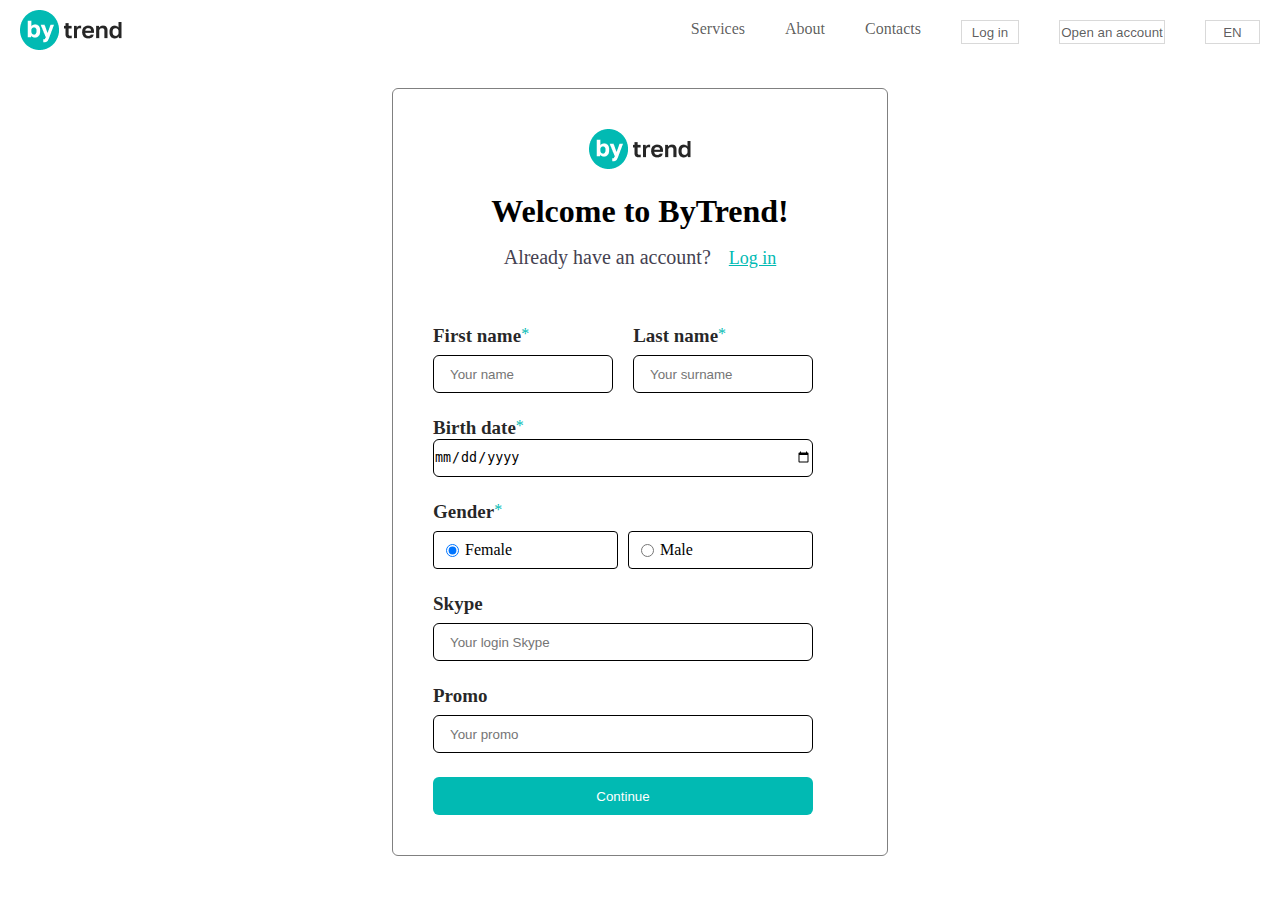
<file: index.html>
<!DOCTYPE html>
<html lang="en">
<head>
    <meta charset="UTF-8">
    <meta name="viewport" content="width=device-width, initial-scale=1.0">
    <title>Document</title>
    <link rel="stylesheet" href="./css/style.css">
</head>
<body>
    <header>
        <div class="containe tel">
            <a href="">
                <img src="./images/bytrend.png" alt="logo">
            </a>
            <ul class="link">
                <li>
                    <a class="it" href="">Services</a>
                </li>
                <li>
                     <a href="">About</a>
                </li>
                <li>
                    <a href="">Contacts</a>
                </li>
                <li>
                    <button class="log">
                        <a href="./pages/Login.html">Log in</a>
                    </button>
                </li>
                <li>
                    <button class="open">
                        <a href="./pages/Register.html">Open an account</a>
                    </button>
                </li>
                <li>
                    <button class="til">
                        <a href="">EN</a>
                    </button>
                </li>
        </div>
    </header>

    <div class="container royxat">
        <img class="logo" width="102px" height="40px" src="./images/bytrend.png" alt="">
        <div>
        <h1 class="bosh">Welcome to ByTrend!</h1>
        <div class="termin">
        <p class="tell">Already have an account?</p>
        <a class="kirish" href="./pages/Login.html">Log in</a>
        </div>
        
        <div class="sahifa">
            <strong class="name">First name</strong>
            <p class="yulduz">*</p>
            <strong class="names">Last name</strong>
            <p class="yulduz">*</p>
        </div>
            
        <div class="your">
            <form class="er">
                <input required class="from" placeholder="Your name" type="text">
                <input required class="surname" placeholder="Your surname" type="text">

                <div class="sahifa1">
                <strong class="name">Birth date</strong>
                <p class="yulduz">*</p>
            </div>
            
                <input required id="dateInput" placeholder="03.07.2006" type="date" class="sana">
            
            <div class="sahifa2">
                <strong class="name">Gender</strong>
                <p class="yulduz">*</p>
            </div>
            
                <div class="jinsi">
                  <label>
                    <input required type="radio" name="gender" value="ayol" checked>
                    Female
                  </label>

                  <label>
                    <input required type="radio" name="gender" value="erkak">
                    Male
                  </label>
                </div>
            
            
            <div class="sahifa2">
                <strong class="name">Skype</strong>
            </div>
            <input class="enter" required type="text" placeholder="Your login Skype">

            <div class="sahifa2">
                <strong class="name">Promo</strong>
            </div>

            <input class="exit" required type="text" placeholder="Your promo">

        
            <button class="keyingisi" type="Continue">
                <a href="./pages/Register.html">Continue</a>
            </button>
        

            </form>
        </div>

        </div>
    </div>
</body>
</html>
</file>
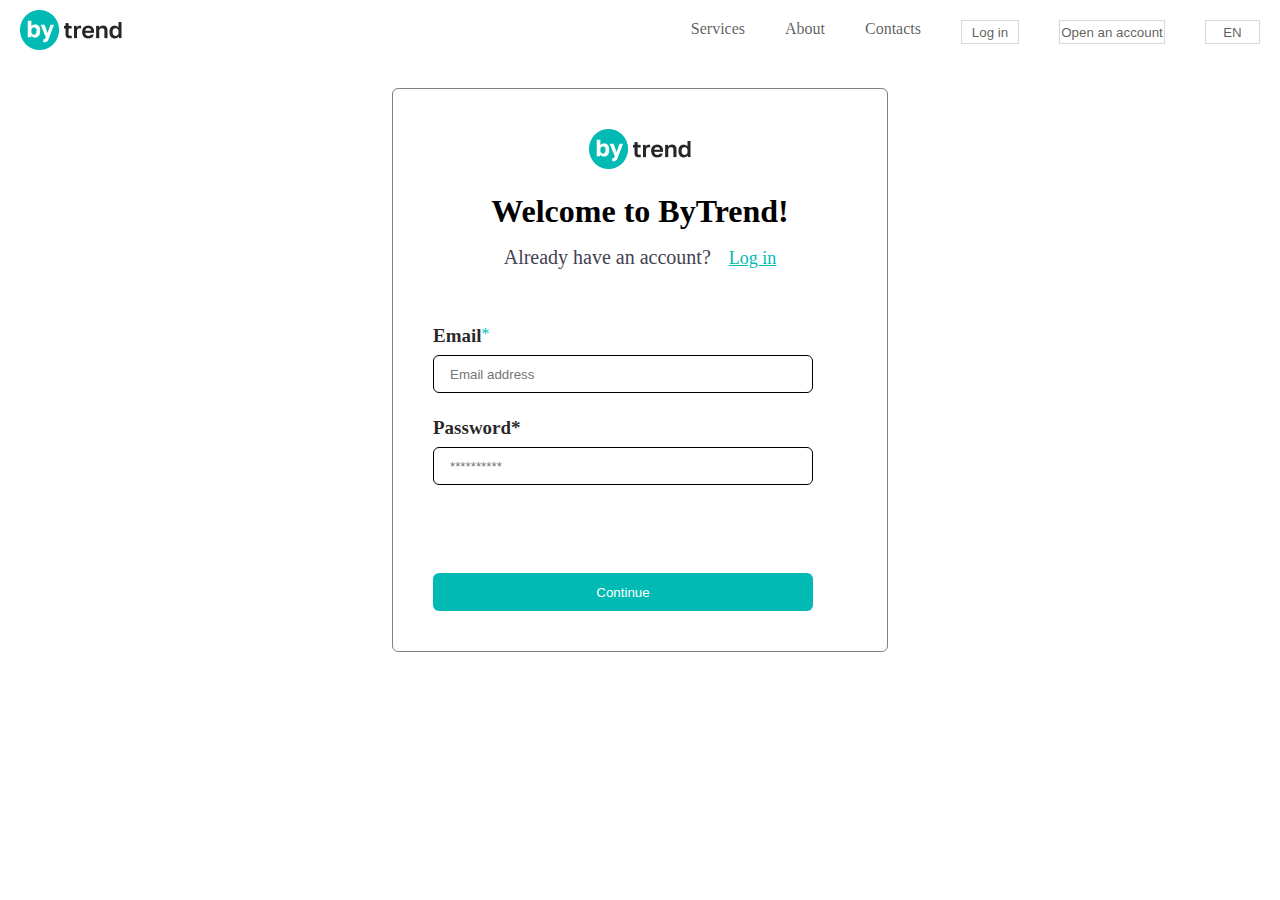
<file: pages/Login.html>
<!DOCTYPE html>
<html lang="en">
<head>
    <meta charset="UTF-8">
    <meta name="viewport" content="width=device-width, initial-scale=1.0">
    <title>Document</title>
    <link rel="stylesheet" href="../css/style.css">
</head>
<body>
    <header>
        <div class="containe tel">
            <a href="/index.html">
                <img src="../images/bytrend.png" alt="logo">
            </a>
            <ul class="link">
                <li>
                    <a class="it" href="">Services</a>
                </li>
                <li>
                     <a href="">About</a>
                </li>
                <li>
                    <a href="">Contacts</a>
                </li>
                <li>
                    <button class="log">
                        <a href="../pages/Login.html">Log in</a>
                    </button>
                </li>
                <li>
                    <button class="open">
                        <a href="../pages/Register.html">Open an account</a>
                    </button>
                </li>
                <li>
                    <button class="til">
                        <a href="">EN</a>
                    </button>
                </li>
        </div>
    </header>
    

    <div class="container royxat">
        <img class="logo" width="102px" height="40px" src="../images/bytrend.png" alt="">
        <div>
        <h1 class="bosh">Welcome to ByTrend!</h1>
        <div class="termin">
        <p class="tell">Already have an account?</p>
        <a class="kirish" href="../pages/Login.html">Log in</a>
        </div>
        
        <div class="sahifa">
            <strong class="name">Email</strong>
            <p class="yulduz">*</p>
        </div>
            
        <div class="your">
            <form class="er">
                <input required class="froms" placeholder="Email address" type="email">
            <div class="sahifa2">
                <strong class="name">Password*</strong>
            </div>
            <input class="enters" required type="password" placeholder="**********" minlength="8" maxlength="14">
            <button class="keyingisi" type="Continue">
                <a href="../pages/error.html">Continue</a>
            </button>
        

            </form>
        </div>

        </div>
    </div>

</body>
</html>
</file>
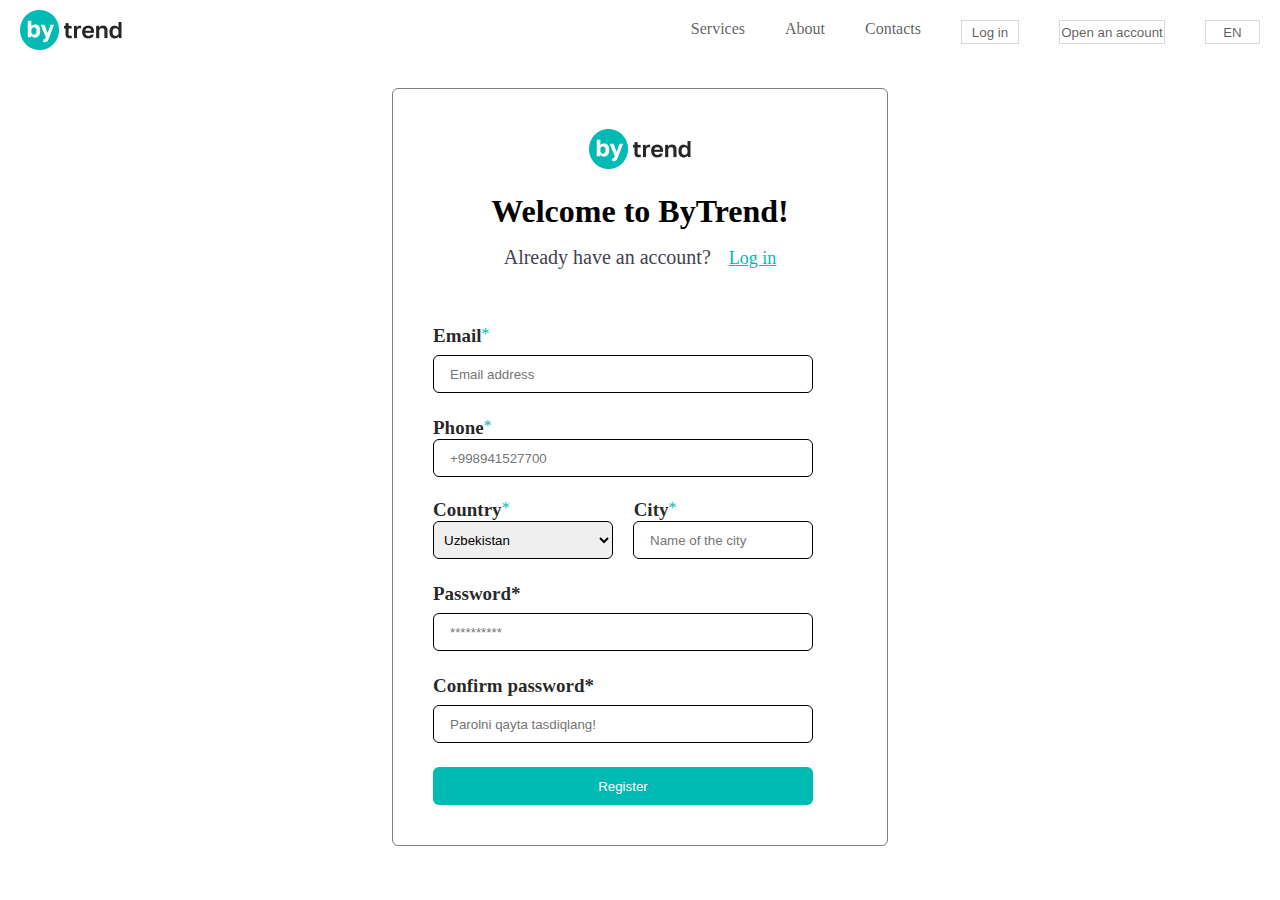
<file: pages/Register.html>
<!DOCTYPE html>
<html lang="en">
<head>
    <meta charset="UTF-8">
    <meta name="viewport" content="width=device-width, initial-scale=1.0">
    <title>Document</title>
    <link rel="stylesheet" href="../css/style.css">
</head>
<body>
    <header>
        <div class="containe tel">
            <a href="/index.html">
                <img src="../images/bytrend.png" alt="logo">
            </a>
            <ul class="link">
                <li>
                    <a class="it" href="">Services</a>
                </li>
                <li>
                     <a href="">About</a>
                </li>
                <li>
                    <a href="">Contacts</a>
                </li>
                <li>
                    <button class="log">
                        <a href="../pages/Login.html">Log in</a>
                    </button>
                </li>
                <li>
                    <button class="open">
                        <a href="../pages/Register.html">Open an account</a>
                    </button>
                </li>
                <li>
                    <button class="til">
                        <a href="">EN</a>
                    </button>
                </li>
        </div>
    </header>
    
    <div class="container royxat">
        <img class="logo" width="102px" height="40px" src="../images/bytrend.png" alt="">
        <div>
        <h1 class="bosh">Welcome to ByTrend!</h1>
        <div class="termin">
        <p class="tell">Already have an account?</p>
        <a class="kirish" href="../pages/Login.html">Log in</a>
        </div>
        
        <div class="sahifa">
            <strong class="name">Email</strong>
            <p class="yulduz">*</p>
        </div>
            
        <div class="your">
            <form class="er">
                <input required class="froms" placeholder="Email address" type="email">

                <div class="sahifa1">
                <strong class="name">Phone</strong>
                <p class="yulduz">*</p>
            </div>
                <input required class="telefon"  type="tel" placeholder="+998941527700" pattern="[0-9+]+" title="Faqat + belgisi va raqam yozing">
            <div class="yuza">
                <strong class="name">Country</strong>
                <p class="yulduz">*</p>
                <strong class="nitro">City</strong>
                <p class="yulduz">*</p>
            </div>
            
                <label for="davlat"></label>
                <select class="mamlakat" name="country" id="davlar" required>
                    <option value="Uzbekistan">Uzbekistan</option>
                    <option value="Tajikistan">Tajikistan</option>
                    <option value="Qirgizistan">Qirgizistan</option>
                    <option value="Afganistan">Afganistan</option>
                    <option value="Qoraqalpakistan">Qoraqalpakistan</option>
                </select>
                <input required class="surname" placeholder="Name of the city" type="text">
            
            
            <div class="sahifa2">
                <strong class="name">Password*</strong>
            </div>
            <input class="enter" required type="password" placeholder="**********" minlength="8" maxlength="14">

            <div class="sahifa2">
                <strong class="name">Confirm password*</strong>
            </div>

            <input class="exit" required type="password" placeholder="Parolni qayta tasdiqlang!">

        
            <button class="keyingisi" type="Register">
                <a href="../pages/Login.html">Register</a>
            </button>
        

            </form>
        </div>

        </div>
    </div>
</body>
</html>
</file>
<file: css/style.css>
*{
    margin: 0;
    padding: 0;
    box-sizing: border-box;
}
header{
   padding: 10px 20px;
   
}
.container{
    width: 1200px;
    margin-left: auto;
    margin-right: auto;
    align-items: center;
    justify-content: space-between;
    color: #FFFFFF;
}
.tel{
    display: flex;
     align-items: center;
    justify-content: space-between;
    color: #FFFFFF;
}
.link{
    list-style: none;
    display: flex;
    gap: 40px;
    color: #000000A6 ;
}
.link a{
    text-decoration: none;
    color: #000000A6 ;
}
.log{
    width: 58px;
    height: 24px;
    color: #000000A6 ;
    border: 1px solid #D9D9D9;
    background-color: white;
}
.open{
    width: 106px;
    height: 24px;
    color: #000000A6 ;
    border: 1px solid #D9D9D9;
    background-color: white;
}
.til{
    width: 55px;
    height: 24px;
    text-align: center;
    color: #000000A6 ;
    border: 1px solid #D9D9D9;
    background-color: white;
}
.royxat{
    margin-top: 24px;
    border: 1px solid grey;
    border-radius: 6px;
    width: 496px;
}
.logo{
    margin-left: auto;
    margin-right: auto;
    margin-top: 40px;
    display: flex;
}
.bosh{
    color: black;
    text-align: center;
    margin-top: 24px;
    margin-bottom: 16px;
}
.tell{
    color: #444150;
    font-size: 20px;
    text-align: center;
    display: inline-block;
}
.termin{
    text-align: center;
    align-items: center;
}
.kirish{
    color: #01BAB3;
    margin-left: 14px;
    font-size: 18px;
}
.sahifa{
    margin-top: 56px;
    margin-left: 40px;
    margin-right: 40px;
    display: flex;
}
.name{
    color: #000000D9;
    font-size: 19px;
}
.yulduz{
    color: #01BAB3;
}
.names{
    color: #000000D9;
    font-size: 19px;
    margin-left: 104px;
}
.your{
    margin-left: 40px;
    margin-right: 40px;
    margin-top: 8px;
}
.from{
    width: 180px;
    height: 38px;
    padding-left: 16px;
    border-radius: 6px;
    border: 1px solid black;
}
.surname{
    width: 180px;
    height: 38px;
    margin-left: 16px;
    padding-left: 16px;
    border-radius: 6px;
    border: 1px solid black;
}
.sahifa1{
    margin-top: 24px;
    display: flex;
}
.sana{
    width: 380px;
    height: 38px;
    border-radius: 6px;
    border: 1px solid black;
}
.sahifa2{
    margin-top: 24px;
    display: flex;
}
.jinsi {
  display: flex;
  gap: 10px;
}
.jinsi label {
  border: 1px solid black;
  width: 185px;
  height: 38px;
  margin-top: 8px;
  border-radius: 4px;
  padding: 8px 12px;
  display: flex;
  align-items: center;
  gap: 6px;
  color: black;
}
.enter{
    width: 380px;
    height: 38px;
    padding-left: 16px;
    border-radius: 6px;
    margin-top: 8px;
    border: 1px solid black;
}
.exit{
    width: 380px;
    height: 38px;
    padding-left: 16px;
    border-radius: 6px;
    margin-top: 8px;
    margin-bottom: 24px;
    border: 1px solid black;
}
.keyingisi{
    background-color: #01BAB3;
    width: 380px;
    height: 38px;
    margin-bottom: 40px;
    color: white;
    border: none;
    border-radius: 6px;
}
.keyingisi a{
    text-decoration: none;
    color: white;
}
.froms{
    width: 380px;
    height: 38px;
    padding-left: 16px;
    border-radius: 6px;
    border: 1px solid black;
}
.telefon{
    width: 380px;
    height: 38px;
    padding-left: 16px;
    border-radius: 6px;
    border: 1px solid black;
}
.yuza{
    margin-top: 22px;
    display: flex;
}
.mamlakat{
    width: 180px;
    height: 38px;
    padding-left: 6px;
    border-radius: 6px;
    border: 1px solid black;
}
.nitro{
    color: #000000D9;
    font-size: 19px;
    margin-left: 124px;
}
.enters{
    width: 380px;
    height: 38px;
    padding-left: 16px;
    margin-bottom: 88px;
    border-radius: 6px;
    margin-top: 8px;
    border: 1px solid black;
}
</file>
